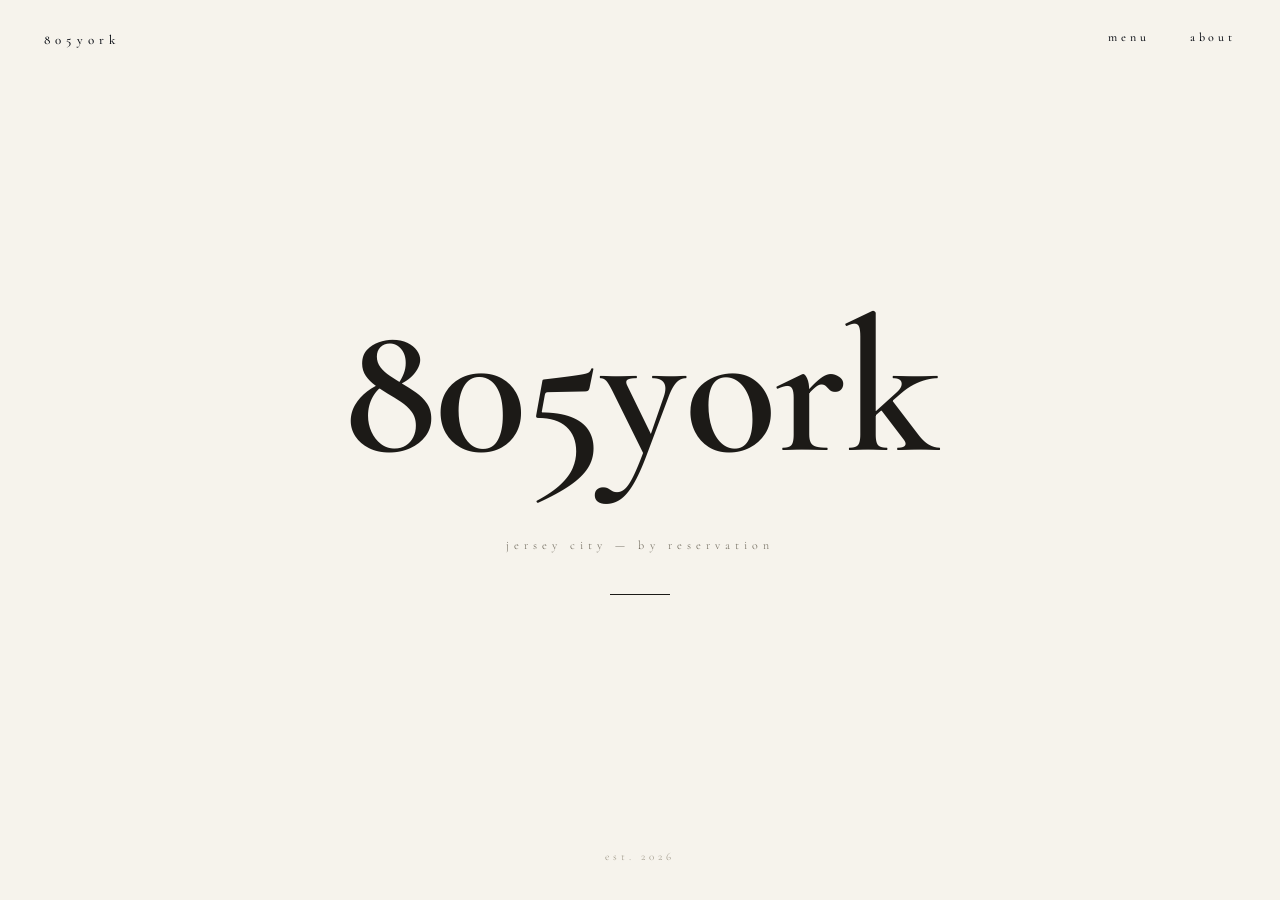
<file: index.html>
<!DOCTYPE html>
<html lang="en">
<head>
<meta charset="UTF-8">
<meta name="viewport" content="width=device-width, initial-scale=1">
<meta name="view-transition" content="same-origin">
<title>805york</title>
<link rel="preconnect" href="https://fonts.googleapis.com">
<link rel="preconnect" href="https://fonts.gstatic.com" crossorigin>
<link href="https://fonts.googleapis.com/css2?family=Cormorant+Garamond:ital,wght@0,300;0,500;0,600;1,400&display=swap" rel="stylesheet">
<link rel="stylesheet" href="styles.css">
<style>
  .landing {
    min-height: 100vh;
    display: flex;
    flex-direction: column;
    align-items: center;
    justify-content: center;
    text-align: center;
    padding: 0 24px;
  }

  .landing h1 {
    font-size: clamp(64px, 15vw, 200px);
    font-weight: 600;
    letter-spacing: -0.01em;
    margin: 0;
    line-height: 0.88;
    text-transform: lowercase;
    animation: rise 1.1s cubic-bezier(.22,1,.36,1) both;
  }

  .landing .tag {
    margin-top: 64px;
    font-size: 12px;
    letter-spacing: 0.42em;
    color: var(--muted);
    text-transform: lowercase;
    font-weight: 300;
    animation: rise 1.1s cubic-bezier(.22,1,.36,1) 0.15s both;
  }

  .landing .rule {
    margin-top: 30px;
    animation: rise 1.1s cubic-bezier(.22,1,.36,1) 0.3s both;
  }

  .footer {
    position: fixed;
    bottom: 26px;
    left: 0;
    right: 0;
    text-align: center;
    font-size: 11px;
    letter-spacing: 0.35em;
    color: #9a9384;
    font-weight: 300;
    text-transform: lowercase;
  }

  @keyframes rise {
    from { opacity: 0; transform: translateY(18px); }
    to { opacity: 1; transform: translateY(0); }
  }
</style>
</head>
<body>

  <nav class="site-nav">
    <span class="wordmark">805york</span>
    <div class="links">
      <a href="menu.html">menu</a>
      <a href="about.html">about</a>
    </div>
  </nav>

  <div class="landing">
    <h1>805york</h1>
    <p class="tag">jersey city &mdash; by reservation</p>
    <div class="rule"></div>
  </div>

  <p class="footer">est. 2026</p>

</body>
</html>
</file>
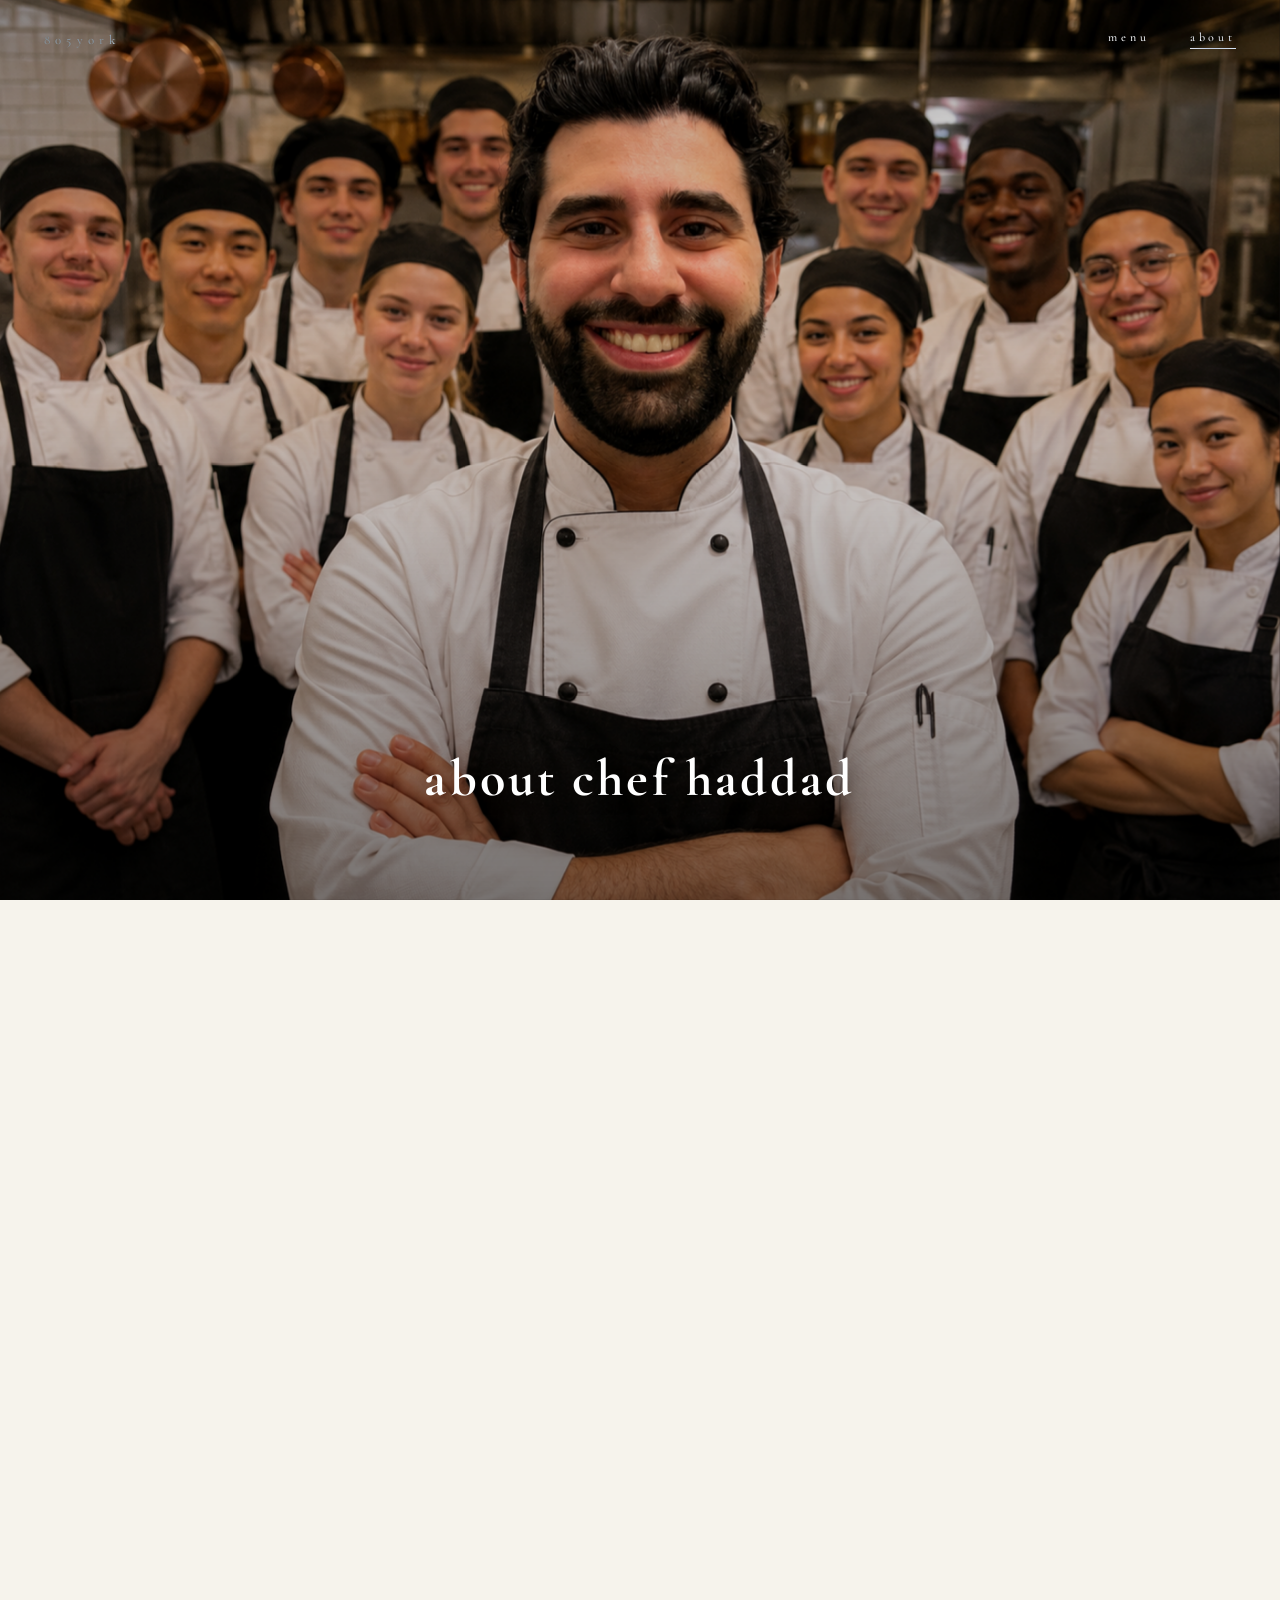
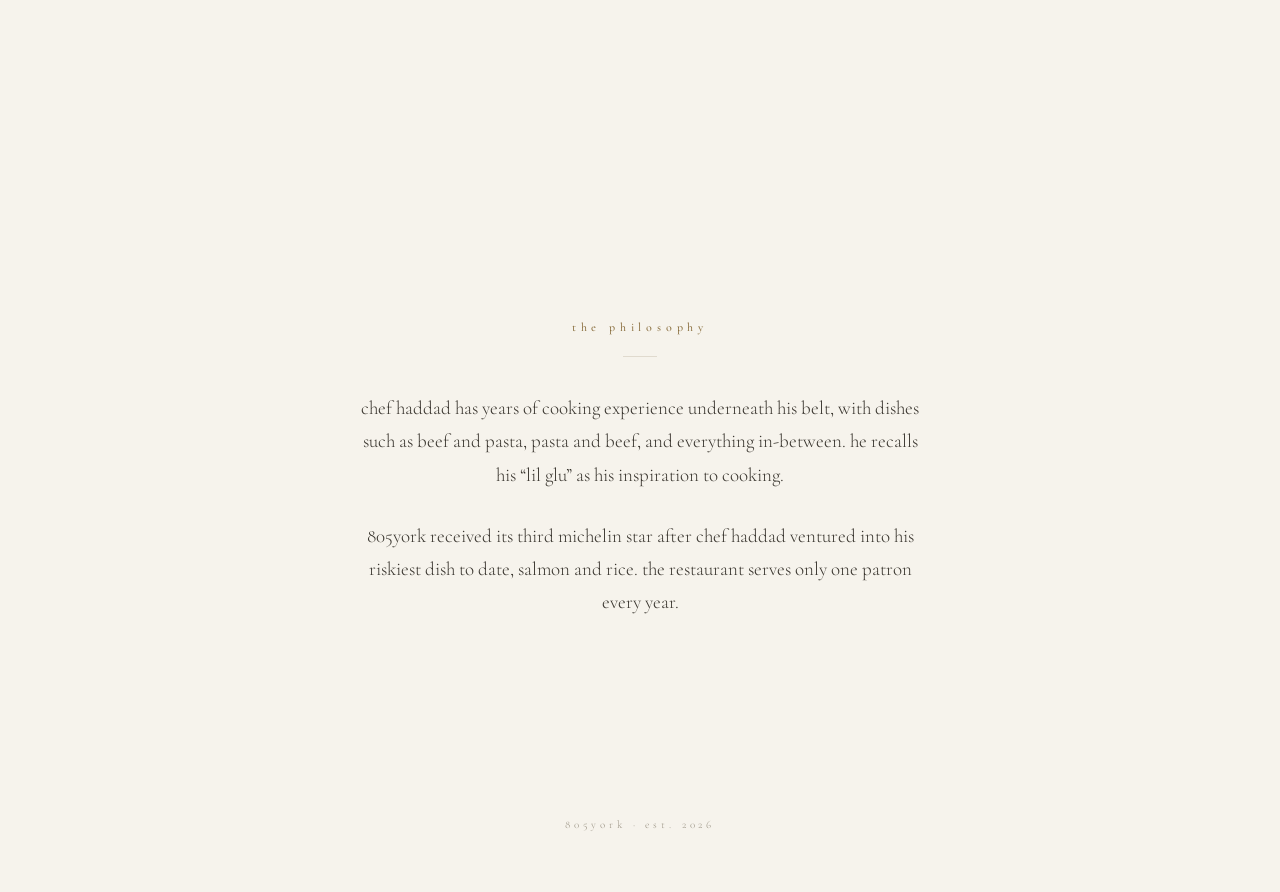
<file: about.html>
<!DOCTYPE html>
<html lang="en">
<head>
<meta charset="UTF-8">
<meta name="viewport" content="width=device-width, initial-scale=1">
<meta name="view-transition" content="same-origin">
<title>805york — about</title>
<link rel="preconnect" href="https://fonts.googleapis.com">
<link rel="preconnect" href="https://fonts.gstatic.com" crossorigin>
<link href="https://fonts.googleapis.com/css2?family=Cormorant+Garamond:ital,wght@0,300;0,500;0,600;1,400&display=swap" rel="stylesheet">
<link rel="stylesheet" href="styles.css">
<style>
  .hero {
    position: relative;
    height: 100vh;
    overflow: hidden;
    background: var(--ink);
  }

  .hero img {
    position: fixed;
    top: 0;
    left: 0;
    width: 100%;
    height: 100vh;
    object-fit: cover;
    object-position: center 30%;
    will-change: opacity, transform;
  }

  .hero::after {
    content: '';
    position: fixed;
    top: 0; left: 0; right: 0; height: 100vh;
    background: linear-gradient(180deg, rgba(0,0,0,0.25) 0%, rgba(0,0,0,0.1) 40%, rgba(0,0,0,0.5) 100%);
    pointer-events: none;
  }

  .hero-title {
    position: fixed;
    top: 0; left: 0; right: 0; height: 100vh;
    display: flex;
    align-items: flex-end;
    justify-content: center;
    padding-bottom: 90px;
    margin: 0;
    color: #ffffff;
    font-size: clamp(28px, 5vw, 52px);
    font-weight: 700;
    letter-spacing: 0.06em;
    text-transform: lowercase;
    text-align: center;
    text-shadow: 0 2px 18px rgba(0,0,0,0.35);
    transition: opacity 0.1s linear, transform 0.1s linear;
    pointer-events: none;
  }

  .spacer { height: 100vh; }

  .blurb {
    position: relative;
    background: var(--bg);
    padding: 120px 24px 160px;
    text-align: center;
  }

  .blurb .inner {
    max-width: 560px;
    margin: 0 auto;
  }

  .blurb p.lorem {
    font-size: 19px;
    font-weight: 300;
    line-height: 1.75;
    color: #3a362f;
    margin: 0 0 28px;
  }

  .blurb .signoff {
    margin-top: 40px;
    font-style: italic;
    font-size: 17px;
    color: var(--muted);
  }

  .blurb .rule {
    margin-bottom: 34px;
  }

  .footer {
    text-align: center;
    padding-bottom: 50px;
    font-size: 11px;
    letter-spacing: 0.35em;
    color: #9a9384;
    font-weight: 300;
    text-transform: lowercase;
    background: var(--bg);
  }
</style>
</head>
<body>

  <nav class="site-nav">
    <a class="wordmark" href="index.html">805york</a>
    <div class="links">
      <a href="menu.html">menu</a>
      <a href="about.html" class="active">about</a>
    </div>
  </nav>

  <section class="hero">
    <img id="hero-img" src="MarkChef.png" alt="Chef Mark Haddad">
  </section>
  <h1 class="hero-title" id="hero-title">about chef haddad</h1>

  <div class="spacer"></div>

  <section class="blurb">
    <div class="inner">
      <p class="eyebrow">the philosophy</p>
      <div class="rule thin"></div>
      <p class="lorem">chef haddad has years of cooking experience underneath his belt, with dishes such as beef and pasta, pasta and beef, and everything in-between. he recalls his &ldquo;lil glu&rdquo; as his inspiration to cooking.</p>
      <p class="lorem">805york received its third michelin star after chef haddad ventured into his riskiest dish to date, salmon and rice. the restaurant serves only one patron every year.</p>
    </div>
  </section>

  <p class="footer">805york &middot; est. 2026</p>

  <script src="site.js"></script>
</body>
</html>
</file>
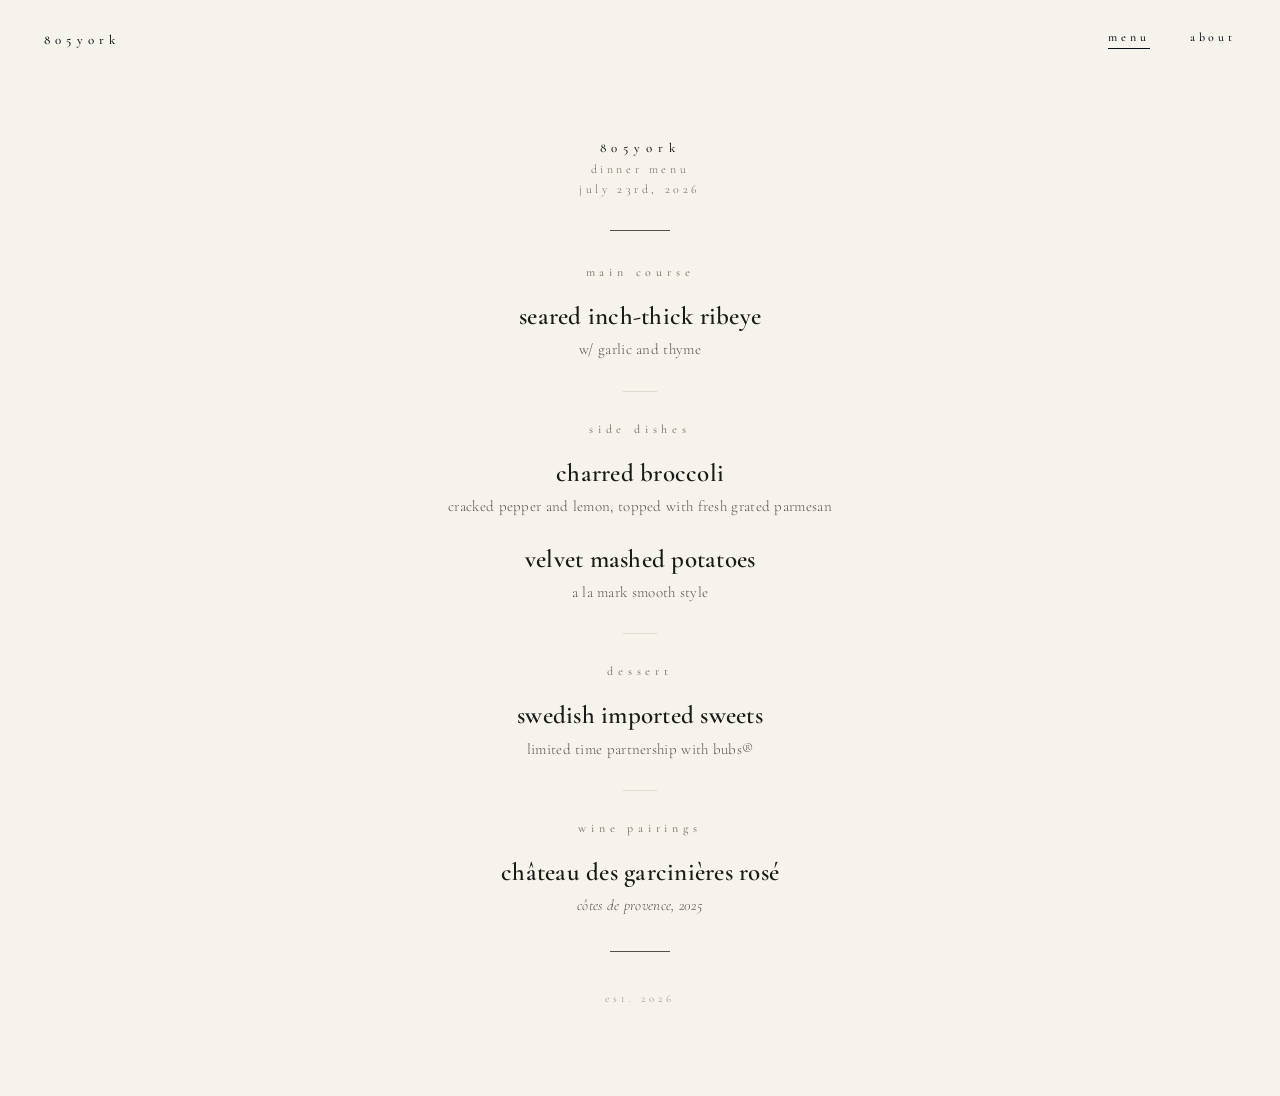
<file: menu.html>
<!DOCTYPE html>
<html lang="en">
<head>
<meta charset="UTF-8">
<meta name="viewport" content="width=device-width, initial-scale=1">
<meta name="view-transition" content="same-origin">
<title>805york — menu</title>
<link rel="preconnect" href="https://fonts.googleapis.com">
<link rel="preconnect" href="https://fonts.gstatic.com" crossorigin>
<link href="https://fonts.googleapis.com/css2?family=Cormorant+Garamond:ital,wght@0,300;0,500;0,600;1,400&display=swap" rel="stylesheet">
<link rel="stylesheet" href="styles.css">
<style>
  body {
    display: flex;
    align-items: center;
    justify-content: center;
    padding: 140px 20px 80px;
    min-height: 100vh;
  }

  .menu {
    width: 100%;
    max-width: 460px;
    text-align: center;
    text-transform: lowercase;
  }

  .mark {
    font-size: 13px;
    letter-spacing: 0.45em;
    font-weight: 500;
    margin: 0 0 6px;
  }

  .locale {
    font-size: 12px;
    letter-spacing: 0.3em;
    font-weight: 300;
    color: #6b6558;
    margin: 0 0 6px;
  }

  .menu > .rule {
    margin-top: 34px;
    margin-bottom: 34px;
  }

  .section-label {
    font-size: 12px;
    letter-spacing: 0.4em;
    font-weight: 500;
    color: #837c6c;
    margin: 0 0 22px;
    text-transform: lowercase;
  }

  .item {
    margin-bottom: 26px;
  }

  .item:last-child {
    margin-bottom: 0;
  }

  .item .name {
    font-size: 25px;
    font-weight: 600;
    letter-spacing: 0.01em;
    margin: 0 0 6px;
    line-height: 1.25;
  }

  .item .desc {
    font-size: 15px;
    font-weight: 300;
    letter-spacing: 0.02em;
    color: #57524a;
    margin: 0;
    line-height: 1.5;
  }

  .item .desc.italic {
    font-style: italic;
  }

  .rule.thin {
    margin: 30px auto;
  }

  .footer {
    margin-top: 40px;
    font-size: 11px;
    letter-spacing: 0.35em;
    color: #9a9384;
    font-weight: 300;
  }
</style>
</head>
<body>

  <nav class="site-nav">
    <a class="wordmark" href="index.html">805york</a>
    <div class="links">
      <a href="menu.html" class="active">menu</a>
      <a href="about.html">about</a>
    </div>
  </nav>

  <div class="menu">

    <p class="mark">805york</p>
    <p class="locale">dinner menu</p>
    <p class="locale">july 23rd, 2026</p>
    <div class="rule"></div>

    <p class="section-label">main course</p>
    <div class="item">
      <p class="name">seared inch-thick ribeye</p>
      <p class="desc">w/ garlic and thyme</p>
    </div>

    <div class="rule thin"></div>

    <p class="section-label">side dishes</p>
    <div class="item">
      <p class="name">charred broccoli</p>
      <p class="desc">cracked pepper and lemon, topped with fresh grated parmesan</p>
    </div>
    <div class="item">
      <p class="name">velvet mashed potatoes</p>
      <p class="desc">a la mark smooth style</p>
    </div>

    <div class="rule thin"></div>

    <p class="section-label">dessert</p>
    <div class="item">
      <p class="name">swedish imported sweets</p>
      <p class="desc">limited time partnership with bubs&reg;</p>
    </div>

    <div class="rule thin"></div>

    <p class="section-label">wine pairings</p>
    <div class="item">
      <p class="name">ch&acirc;teau des garcini&egrave;res ros&eacute;</p>
      <p class="desc italic">c&ocirc;tes de provence, 2025</p>
    </div>

    <div class="rule"></div>
    <p class="footer">est. 2026</p>

  </div>

</body>
</html>
</file>
<file: styles.css>
/* ---------- 805york — shared styles ---------- */

@view-transition {
  navigation: auto;
}

:root {
  --bg: #f6f3ec;
  --ink: #1c1a17;
  --line: #d8d2c4;
  --muted: #6b6558;
  --accent: #8a6f3f;
}

* { box-sizing: border-box; }

html, body {
  margin: 0;
  padding: 0;
  background: var(--bg);
  color: var(--ink);
}

body {
  font-family: 'Cormorant Garamond', serif;
  -webkit-font-smoothing: antialiased;
}

a { color: inherit; text-decoration: none; }

::selection { background: var(--ink); color: var(--bg); }

/* ---------- nav ---------- */

.site-nav {
  position: fixed;
  top: 0;
  left: 0;
  right: 0;
  z-index: 100;
  display: flex;
  justify-content: space-between;
  align-items: center;
  padding: 30px 44px;
  mix-blend-mode: difference;
}

.site-nav .wordmark {
  font-size: 13px;
  letter-spacing: 0.4em;
  font-weight: 500;
  color: #fff;
  text-transform: lowercase;
}

.site-nav .links {
  display: flex;
  gap: 40px;
}

.site-nav .links a {
  font-size: 12px;
  letter-spacing: 0.32em;
  text-transform: lowercase;
  color: #fff;
  font-weight: 500;
  position: relative;
  padding-bottom: 5px;
  transition: letter-spacing 0.35s ease;
}

.site-nav .links a::after {
  content: '';
  position: absolute;
  left: 0;
  bottom: 0;
  width: 0;
  height: 1px;
  background: #fff;
  transition: width 0.35s cubic-bezier(.4,0,.2,1);
}

.site-nav .links a:hover {
  letter-spacing: 0.4em;
}

.site-nav .links a:hover::after,
.site-nav .links a.active::after {
  width: 100%;
}

/* ---------- page transition (View Transitions API) ---------- */

::view-transition-old(root),
::view-transition-new(root) {
  animation-duration: 0.7s;
  animation-timing-function: cubic-bezier(.65, 0, .35, 1);
}

::view-transition-old(root) {
  animation-name: menu-fade-out;
}

::view-transition-new(root) {
  animation-name: menu-fade-in;
}

@keyframes menu-fade-out {
  to { opacity: 0; transform: scale(0.985); filter: blur(3px); }
}

@keyframes menu-fade-in {
  from { opacity: 0; transform: scale(1.015); filter: blur(3px); }
  to { opacity: 1; transform: scale(1); filter: blur(0); }
}

/* ---------- utility ---------- */

.rule {
  width: 60px;
  height: 1px;
  background: var(--ink);
  margin: 0 auto;
  opacity: 0.75;
}

.rule.thin {
  width: 34px;
  background: var(--line);
}

.eyebrow {
  font-size: 12px;
  letter-spacing: 0.4em;
  font-weight: 500;
  color: var(--accent);
  text-transform: lowercase;
  margin: 0 0 22px;
}

@media (prefers-reduced-motion: reduce) {
  *, *::before, *::after {
    animation-duration: 0.001ms !important;
    transition-duration: 0.001ms !important;
  }
}

@media (max-width: 640px) {
  .site-nav { padding: 22px 22px; }
  .site-nav .links { gap: 24px; }
}
</file>
